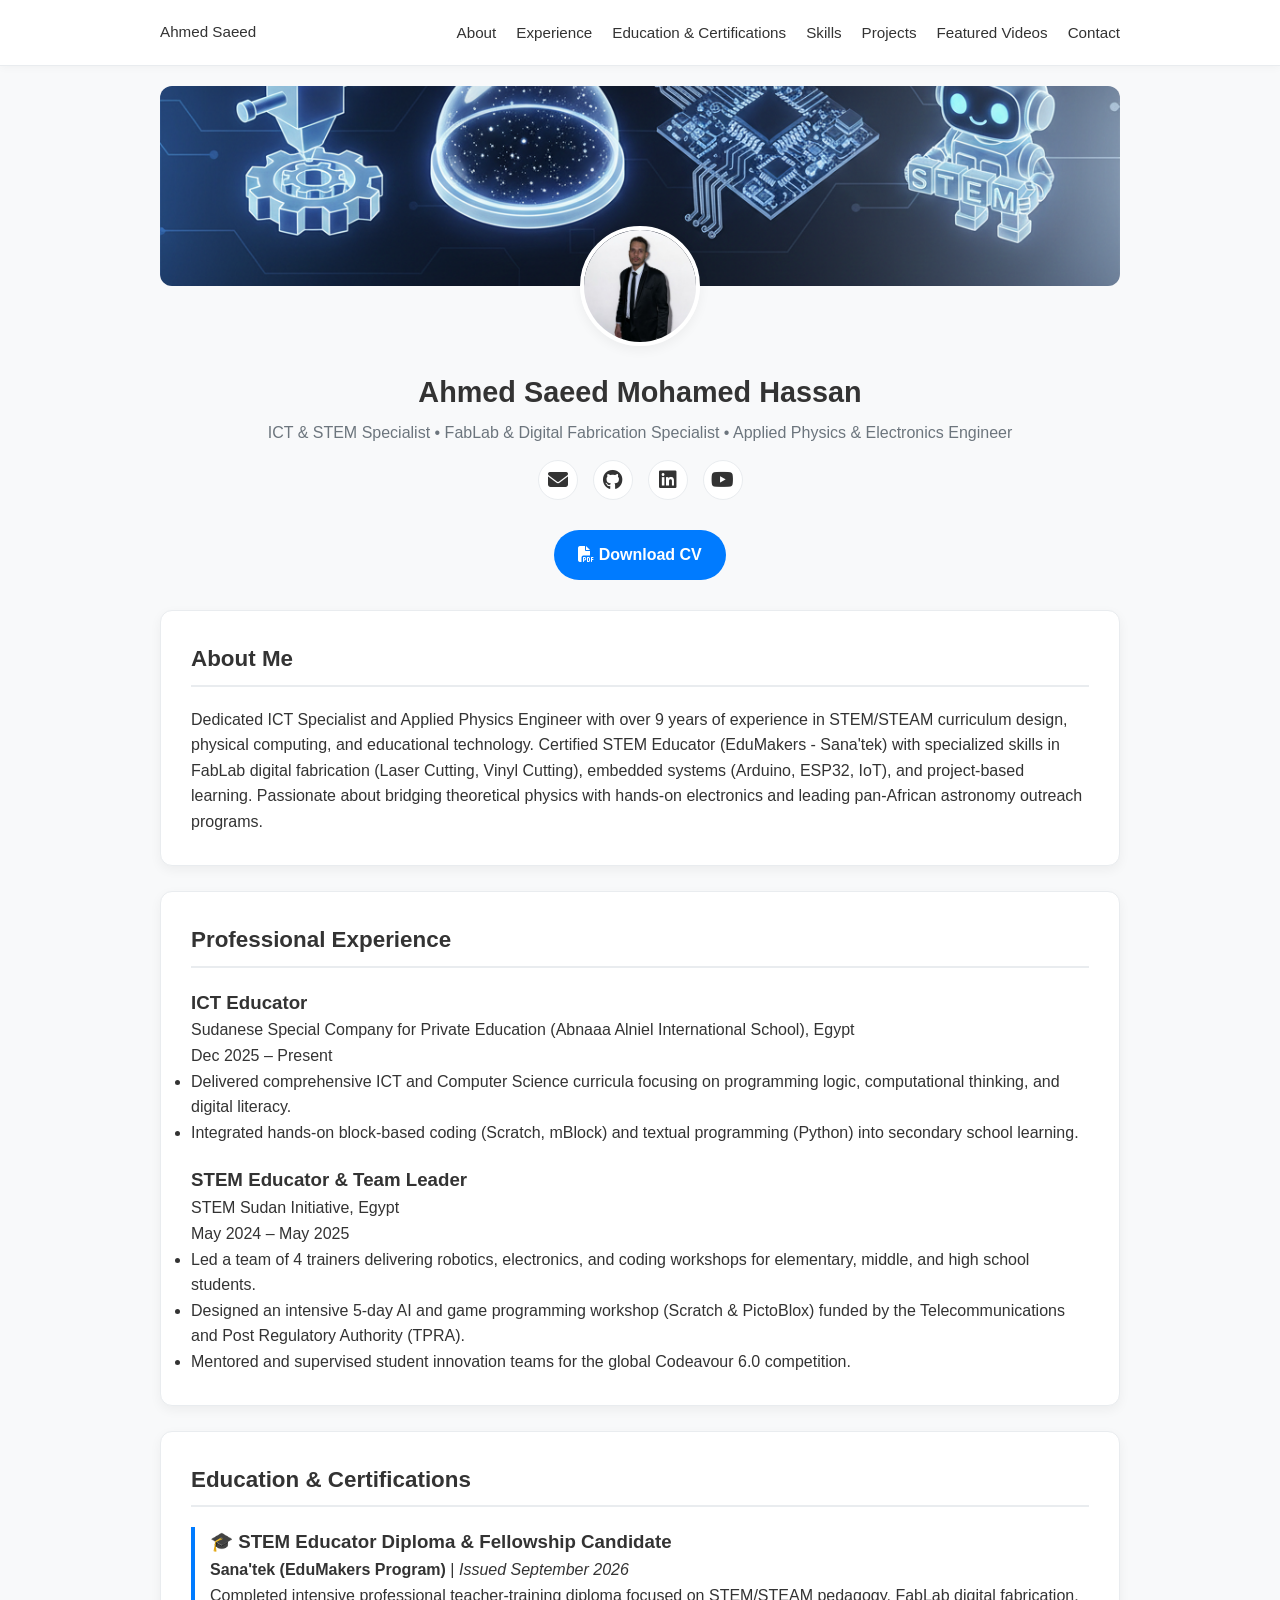
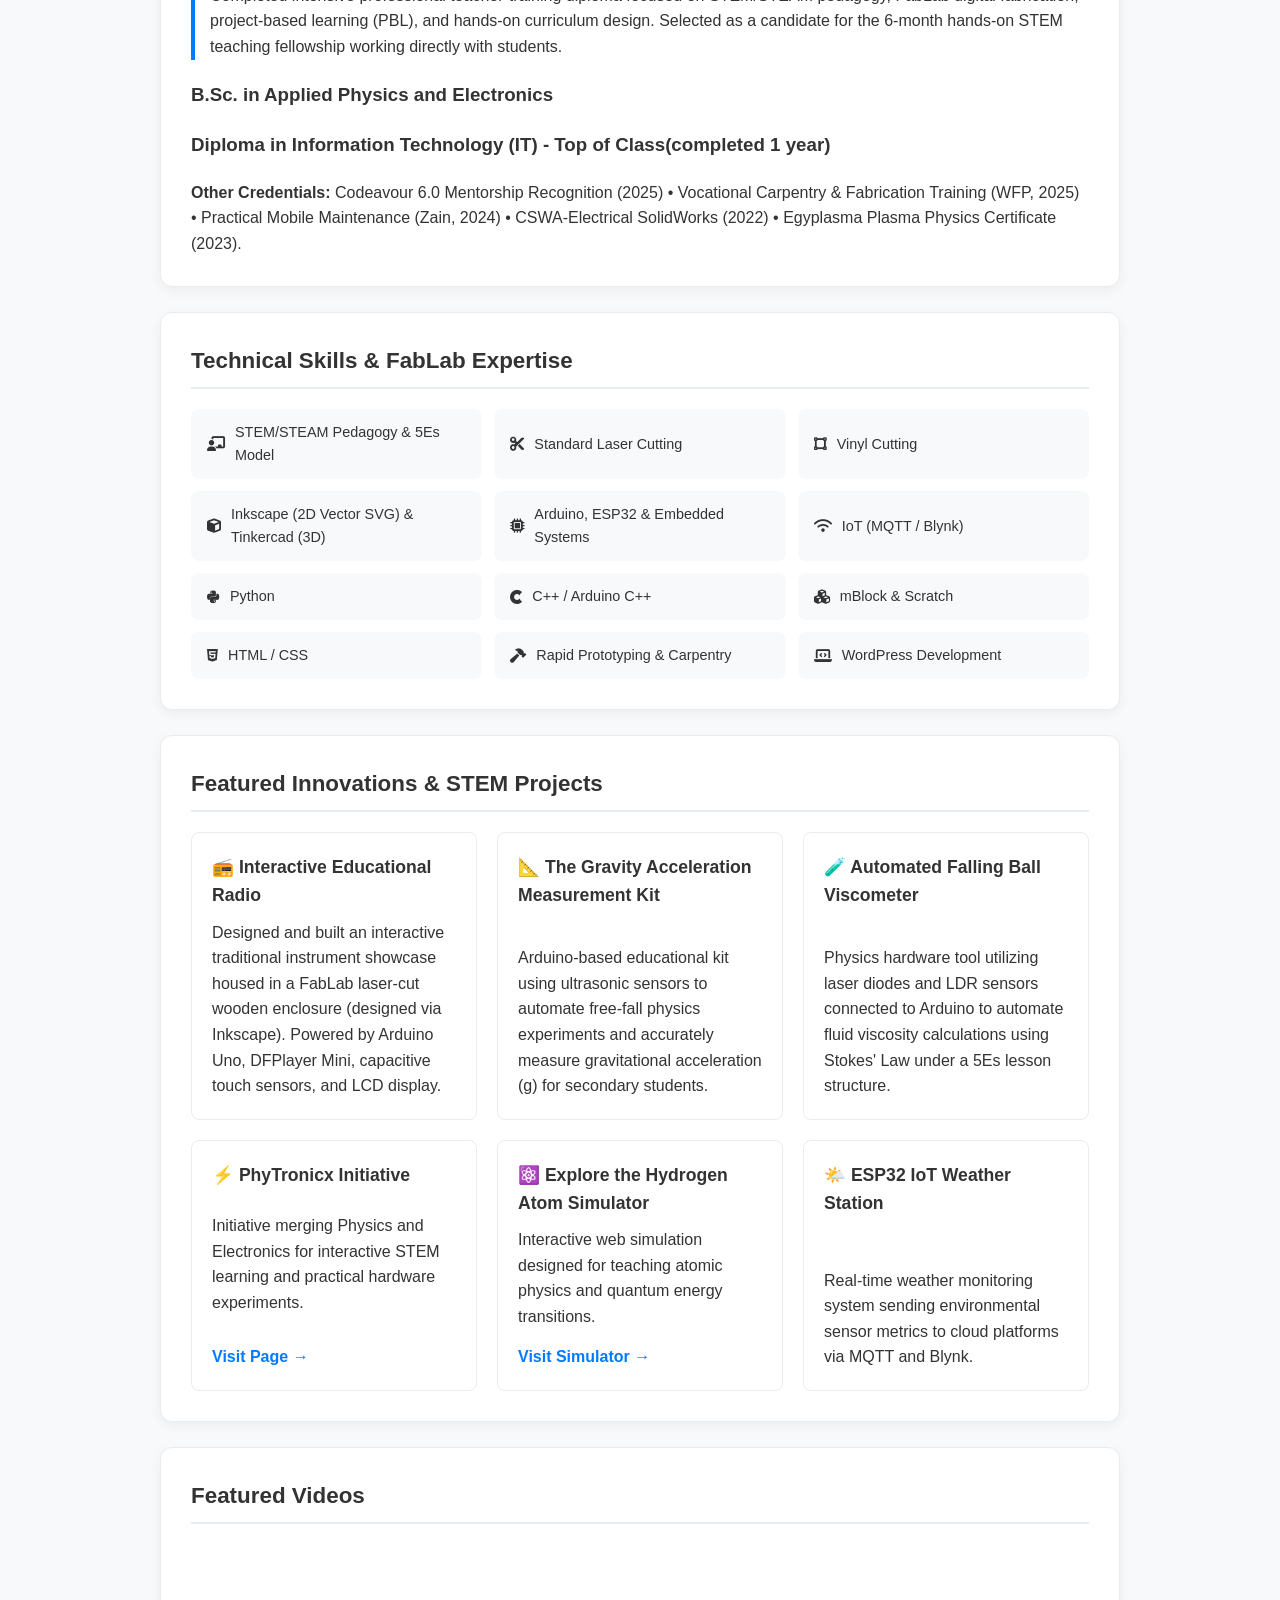
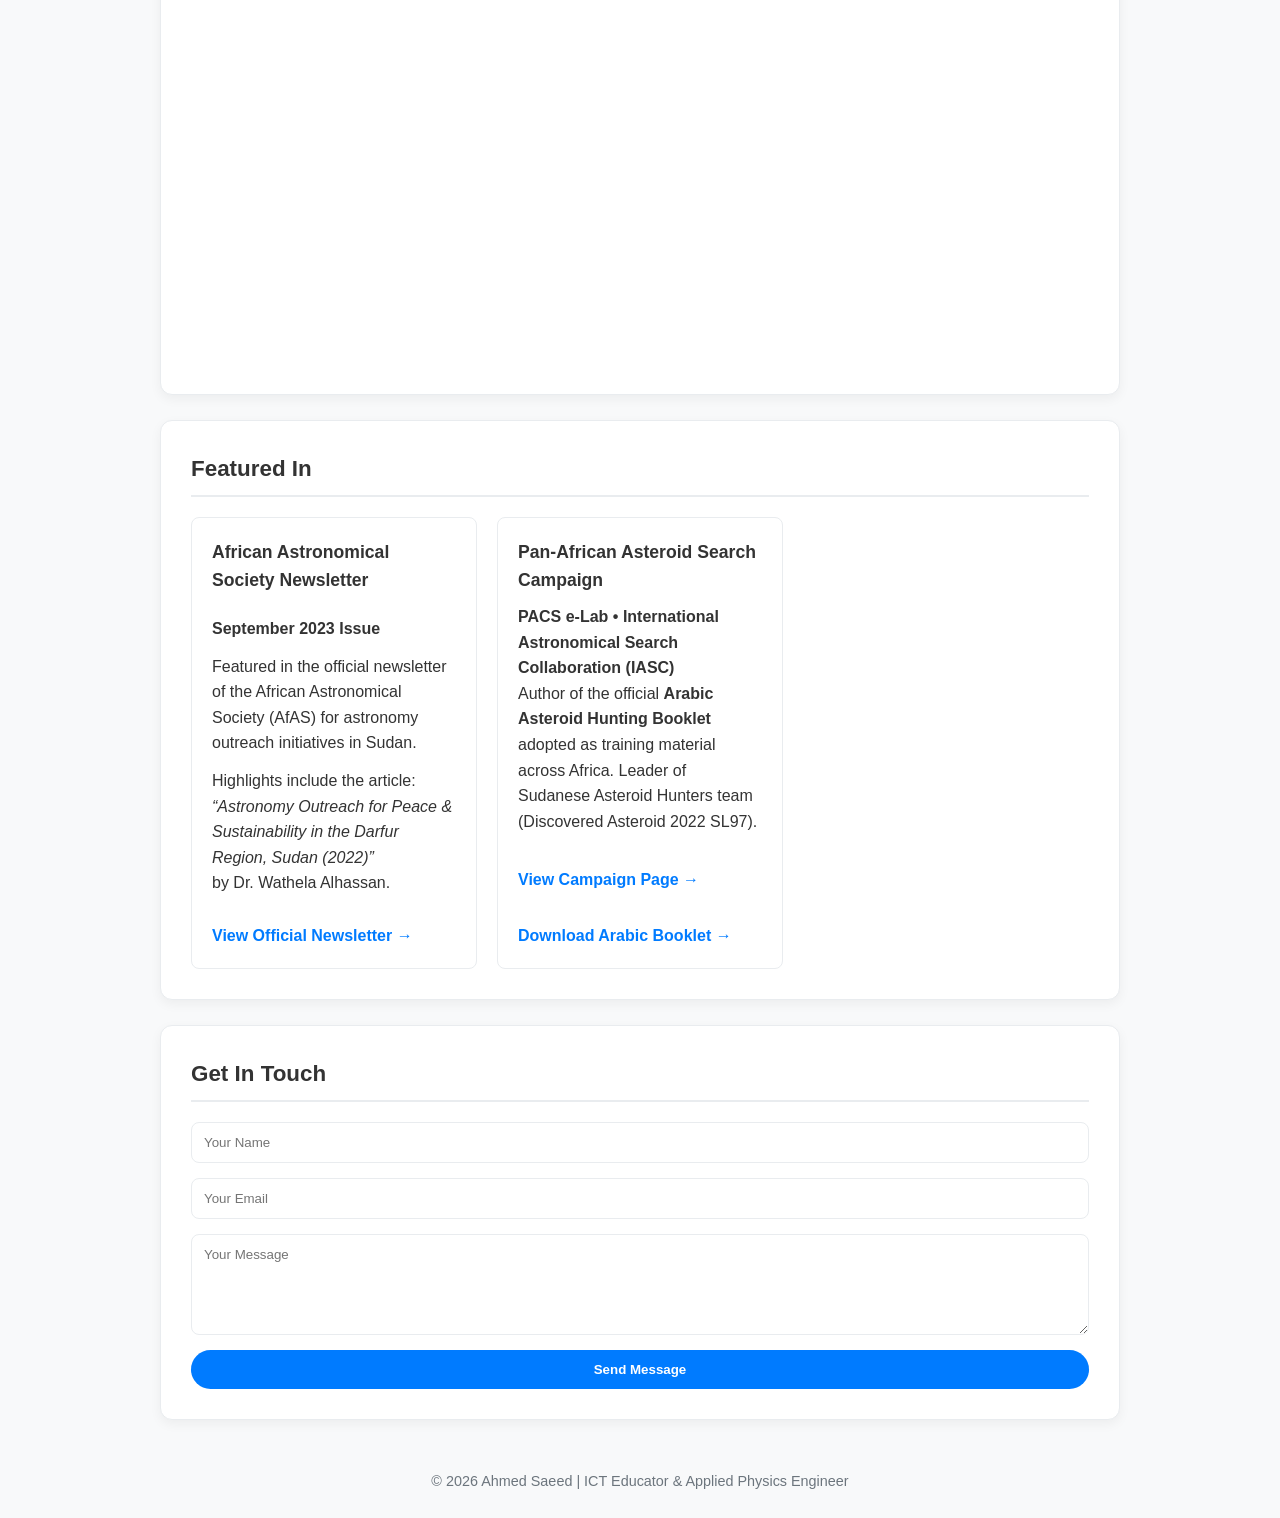
<file: index.html>
<!DOCTYPE html>
<html lang="en">
<head>
  <meta charset="UTF-8">
  <meta name="viewport" content="width=device-width, initial-scale=1.0">
  <title>Ahmed Saeed | ICT & STEM Specialist</title>
  <link rel="stylesheet" href="https://cdnjs.cloudflare.com/ajax/libs/font-awesome/6.5.1/css/all.min.css">
  <link rel="stylesheet" href="style.css">

  <!-- Google tag (gtag.js) -->
  <script async src="https://www.googletagmanager.com/gtag/js?id=G-PC1RG837T7"></script>
  <script>
    window.dataLayer = window.dataLayer || [];
    function gtag(){dataLayer.push(arguments);}
    gtag('js', new Date());

    gtag('config', 'G-PC1RG837T7');
  </script>
</head>

<body>

  <!-- Navbar -->
  <nav class="navbar">
    <div class="container">
      <a href="#" class="logo">Ahmed Saeed</a>
      <ul>
        <li><a href="#about">About</a></li>
        <li><a href="#experience">Experience</a></li>
        <li><a href="#education">Education & Certifications</a></li>
        <li><a href="#skills">Skills</a></li>
        <li><a href="#projects">Projects</a></li>
        <li><a href="#videos">Featured Videos</a></li>
        <li><a href="#contact">Contact</a></li>
      </ul>
    </div>
  </nav>

  <main class="container">

    <!-- Hero Section -->
    <section class="hero">
      <div class="hero-banner">
        <img src="hero-banner.png" alt="Studio & Lab">
      </div>

      <div class="avatar-wrapper">
        <img src="Personal_Image.jpg" alt="Ahmed Saeed" class="avatar">
      </div>

      <h1>Ahmed Saeed Mohamed Hassan</h1>
      <p class="title">ICT & STEM Specialist • FabLab & Digital Fabrication Specialist • Applied Physics & Electronics Engineer</p>
      
      <div class="links">
        <a href="mailto:3ahmedsaeed3@gmail.com" title="Email"><i class="fa-solid fa-envelope"></i></a>
        <a href="https://github.com/ahmedsaeedmohammedhasan" target="_blank" title="GitHub"><i class="fa-brands fa-github"></i></a>
        <a href="https://www.linkedin.com/in/ahmed-saeed-133773b6/" target="_blank" title="LinkedIn"><i class="fa-brands fa-linkedin"></i></a>
        <a href="https://www.youtube.com/@ahmed.saeed3310" target="_blank" title="YouTube"><i class="fa-brands fa-youtube"></i></a>
      </div>
    </section>

    <!-- CV Button -->
    <div class="cv_container">
      <a href="Ahmed_Saeed_ATS_Resume_April_2026 (2).pdf" download class="download-btn">
        <i class="fa-solid fa-file-pdf"></i> Download CV
      </a>
    </div>

    <!-- About Me -->
    <section id="about" class="card">
      <h2>About Me</h2>
      <p>Dedicated ICT Specialist and Applied Physics Engineer with over 9 years of experience in STEM/STEAM curriculum design, physical computing, and educational technology. Certified STEM Educator (EduMakers - Sana'tek) with specialized skills in FabLab digital fabrication (Laser Cutting, Vinyl Cutting), embedded systems (Arduino, ESP32, IoT), and project-based learning. Passionate about bridging theoretical physics with hands-on electronics and leading pan-African astronomy outreach programs.</p>
    </section>

    <!-- Professional Experience -->
    <section id="experience" class="card">
      <h2>Professional Experience</h2>
      <div class="experience-item">
        <h3>ICT Educator</h3>
        <p class="company">Sudanese Special Company for Private Education (Abnaaa Alniel International School), Egypt</p>
        <p class="date">Dec 2025 – Present</p>
        <ul>
          <li>Delivered comprehensive ICT and Computer Science curricula focusing on programming logic, computational thinking, and digital literacy.</li>
          <li>Integrated hands-on block-based coding (Scratch, mBlock) and textual programming (Python) into secondary school learning.</li>
        </ul>
      </div>

      <div class="experience-item" style="margin-top: 20px;">
        <h3>STEM Educator & Team Leader</h3>
        <p class="company">STEM Sudan Initiative, Egypt</p>
        <p class="date">May 2024 – May 2025</p>
        <ul>
          <li>Led a team of 4 trainers delivering robotics, electronics, and coding workshops for elementary, middle, and high school students.</li>
          <li>Designed an intensive 5-day AI and game programming workshop (Scratch & PictoBlox) funded by the Telecommunications and Post Regulatory Authority (TPRA).</li>
          <li>Mentored and supervised student innovation teams for the global Codeavour 6.0 competition.</li>
        </ul>
      </div>
    </section>

    <!-- Education & Certifications -->
    <section id="education" class="card">
      <h2>Education & Certifications</h2>
      <div class="education-grid" style="display: flex; flex-direction: column; gap: 20px;">
        
        <!-- STEM Diploma EduMakers -->
        <div class="cert-item" style="border-left: 4px solid #007bff; padding-left: 15px;">
          <h3>🎓 STEM Educator Diploma & Fellowship Candidate</h3>
          <p><strong>Sana'tek (EduMakers Program)</strong> | <em>Issued September 2026</em></p>
          <p>Completed intensive professional teacher-training diploma focused on STEM/STEAM pedagogy, FabLab digital fabrication, project-based learning (PBL), and hands-on curriculum design. Selected as a candidate for the 6-month hands-on STEM teaching fellowship working directly with students.</p>
        </div>

        <div class="edu-item">
          <h3>B.Sc. in Applied Physics and Electronics </h3>
          
        </div>

        <div class="edu-item">
          <h3>Diploma in Information Technology (IT) - Top of Class(completed 1 year)</h3>
          
        </div>

        <div class="cert-item">
          <p><strong>Other Credentials:</strong> Codeavour 6.0 Mentorship Recognition (2025) • Vocational Carpentry & Fabrication Training (WFP, 2025) • Practical Mobile Maintenance (Zain, 2024) • CSWA-Electrical SolidWorks (2022) • Egyplasma Plasma Physics Certificate (2023).</p>
        </div>

      </div>
    </section>

    <!-- Technical Skills -->
    <section id="skills" class="card">
      <h2>Technical Skills & FabLab Expertise</h2>
      <div class="skills-grid">
        <div class="skill"><i class="fa-solid fa-chalkboard-user"></i> STEM/STEAM Pedagogy & 5Es Model</div>
        <div class="skill"><i class="fa-solid fa-scissors"></i> Standard Laser Cutting</div>
        <div class="skill"><i class="fa-solid fa-vector-square"></i> Vinyl Cutting</div>
        <div class="skill"><i class="fa-solid fa-cube"></i> Inkscape (2D Vector SVG) & Tinkercad (3D)</div>
        <div class="skill"><i class="fa-solid fa-microchip"></i> Arduino, ESP32 & Embedded Systems</div>
        <div class="skill"><i class="fa-solid fa-wifi"></i> IoT (MQTT / Blynk)</div>
        <div class="skill"><i class="fa-brands fa-python"></i> Python</div>
        <div class="skill"><i class="fa-brands fa-cuttlefish"></i> C++ / Arduino C++</div>
        <div class="skill"><i class="fa-solid fa-cubes"></i> mBlock & Scratch</div>
        <div class="skill"><i class="fa-brands fa-html5"></i> HTML / CSS</div>
        <div class="skill"><i class="fa-solid fa-hammer"></i> Rapid Prototyping & Carpentry</div>
        <div class="skill"><i class="fa-solid fa-laptop-code"></i> WordPress Development</div>
      </div>
    </section>

    <!-- Featured Projects -->
    <section id="projects" class="card">
      <h2>Featured Innovations & STEM Projects</h2>
      <div class="projects-grid">

        <!-- Interactive Radio -->
        <div class="project-card">
          <h3>📻 Interactive Educational Radio</h3>
          <p>Designed and built an interactive traditional instrument showcase housed in a FabLab laser-cut wooden enclosure (designed via Inkscape). Powered by Arduino Uno, DFPlayer Mini, capacitive touch sensors, and LCD display.</p>
        </div>

        <!-- Gravity Kit -->
        <div class="project-card">
          <h3>📐 The Gravity Acceleration Measurement Kit</h3>
          <p>Arduino-based educational kit using ultrasonic sensors to automate free-fall physics experiments and accurately measure gravitational acceleration (g) for secondary students.</p>
        </div>

        <!-- Viscometer Kit -->
        <div class="project-card">
          <h3>🧪 Automated Falling Ball Viscometer</h3>
          <p>Physics hardware tool utilizing laser diodes and LDR sensors connected to Arduino to automate fluid viscosity calculations using Stokes' Law under a 5Es lesson structure.</p>
        </div>

        <!-- PhyTronicx -->
        <div class="project-card">
          <h3>⚡ PhyTronicx Initiative</h3>
          <p>Initiative merging Physics and Electronics for interactive STEM learning and practical hardware experiments.</p>
          <a href="https://www.facebook.com/phytronicx/" target="_blank" class="project-link">Visit Page →</a>
        </div>

        <!-- Hydrogen Simulator -->
        <div class="project-card">
          <h3>⚛️ Explore the Hydrogen Atom Simulator</h3>
          <p>Interactive web simulation designed for teaching atomic physics and quantum energy transitions.</p>
          <a href="hydrogen-simulation.html" target="_blank" class="project-link">Visit Simulator →</a>
        </div>

        <!-- IoT Weather Station -->
        <div class="project-card">
          <h3>🌤️ ESP32 IoT Weather Station</h3>
          <p>Real-time weather monitoring system sending environmental sensor metrics to cloud platforms via MQTT and Blynk.</p>
        </div>

      </div>
    </section>

    <!-- Featured Videos -->
    <section id="videos" class="card">
      <h2>Featured Videos</h2>
      <div class="videos-grid">
        <iframe src="https://www.youtube.com/embed/_iWlAZLUbdM?si=-Vjk-KwJ4nX4zH1U" title="LiFi Experiment" allowfullscreen></iframe>
        <iframe src="https://www.youtube.com/embed/bzITjO2sZpw?si=8_UsGos0zS3VZKq0" title="School Lab Optimization" allowfullscreen></iframe>
        <iframe src="https://www.youtube.com/embed/A61dWFtvaNE?si=qZqMp2FY14r-JVt9" title="ICT Course" allowfullscreen></iframe>
        <iframe src="https://www.youtube.com/embed/4CJFnahvGFs?si=-EGFkXsbiI03WIcP" title="Interviews with ICT Course Students" allowfullscreen></iframe>
      </div>
    </section>
    
    <!-- Featured In -->
    <section id="featured" class="card">
      <h2>Featured In</h2>
      <div class="projects-grid">

        <!-- AfAS Newsletter -->
        <div class="project-card">
          <h3>African Astronomical Society Newsletter</h3>
          <p><strong>September 2023 Issue</strong></p>
          <p>Featured in the official newsletter of the African Astronomical Society (AfAS) for astronomy outreach initiatives in Sudan.</p>
          <p>Highlights include the article:<br>
             <em>“Astronomy Outreach for Peace & Sustainability in the Darfur Region, Sudan (2022)”</em><br>
             by Dr. Wathela Alhassan.</p>
          <a href="https://www.africanastronomicalsociety.org/newsletter-september-2023/" 
             target="_blank" 
             class="project-link">View Official Newsletter →</a>
        </div>

        <!-- Pan-African Asteroid Campaign -->
        <div class="project-card">
          <h3>Pan-African Asteroid Search Campaign</h3>
          <p><strong>PACS e-Lab • International Astronomical Search Collaboration (IASC)</strong></p>
          <p>Author of the official <strong>Arabic Asteroid Hunting Booklet</strong> adopted as training material across Africa. Leader of Sudanese Asteroid Hunters team (Discovered Asteroid 2022 SL97).</p>
          
          <div style="margin-top: 18px; display:flex; gap:15px; flex-wrap:wrap;">
            <a href="https://pacselab.space/iasc/" target="_blank" class="project-link">View Campaign Page →</a>
            <a href="https://ahmedsaeedmh.wordpress.com/2022/03/25/asteroids-hunting-booklet/" target="_blank" class="project-link">Download Arabic Booklet →</a>
          </div>
        </div>
        
      </div>
    </section>

    <!-- Contact -->
    <section id="contact" class="card">
      <h2>Get In Touch</h2>
      <form>
        <input type="text" placeholder="Your Name" required>
        <input type="email" placeholder="Your Email" required>
        <textarea placeholder="Your Message" rows="5" required></textarea>
        <button type="submit" class="download-btn">Send Message</button>
      </form>
    </section>

  </main>

  <footer>
    <p>© 2026 Ahmed Saeed | ICT Educator & Applied Physics Engineer</p>
  </footer>

</body>
</html>
</file>
<file: style.css>
/* ==========================================================================
   Base & Global Styles
   ========================================================================== */
:root {
  --primary-color: #007bff;
  --primary-hover: #0056b3;
  --bg-color: #f8f9fa;
  --card-bg: #ffffff;
  --text-color: #333333;
  --text-muted: #6c757d;
  --border-color: #e9ecef;
  --radius: 12px;
  --shadow: 0 4px 12px rgba(0, 0, 0, 0.05);
}

* {
  box-sizing: border-box;
  margin: 0;
  padding: 0;
}

body {
  font-family: -apple-system, BlinkMacSystemFont, "Segoe UI", Roboto, Helvetica, Arial, sans-serif;
  background-color: var(--bg-color);
  color: var(--text-color);
  line-height: 1.6;
}

a {
  color: var(--primary-color);
  text-decoration: none;
  transition: color 0.2s ease;
}

a:hover {
  color: var(--primary-hover);
}

.container {
  width: 100%;
  max-width: 1000px;
  margin: 0 auto;
  padding: 0 20px;
}

/* ==========================================================================
   Navigation Bar (Responsive)
   ========================================================================== */
.navbar {
  background: var(--card-bg);
  border-bottom: 1px solid var(--border-color);
  position: sticky;
  top: 0;
  z-index: 1000;
  box-shadow: 0 2px 8px rgba(0, 0, 0, 0.03);
}

.navbar .container {
  display: flex;
  justify-content: space-between;
  align-items: center;
  height: 65px;
}

.logo {
  font-weight: 700;
  font-size: 1.25rem;
  color: var(--text-color);
}

.navbar ul {
  display: flex;
  list-style: none;
  gap: 20px;
}

.navbar a {
  color: var(--text-color);
  font-weight: 500;
  font-size: 0.95rem;
}

/* ==========================================================================
   Hero Section
   ========================================================================== */
.hero {
  text-align: center;
  margin-top: 20px;
  margin-bottom: 30px;
}

.hero-banner {
  width: 100%;
  height: 200px;
  border-radius: var(--radius);
  overflow: hidden;
}

.hero-banner img {
  width: 100%;
  height: 100%;
  object-fit: cover;
}

.avatar-wrapper {
  margin-top: -60px;
  margin-bottom: 15px;
}

.avatar {
  width: 120px;
  height: 120px;
  border-radius: 50%;
  border: 4px solid var(--card-bg);
  object-fit: cover;
  box-shadow: var(--shadow);
}

.hero h1 {
  font-size: 1.8rem;
  margin-bottom: 5px;
}

.hero .title {
  color: var(--text-muted);
  font-size: 1rem;
  font-weight: 500;
  margin-bottom: 15px;
}

.hero .links {
  display: flex;
  justify-content: center;
  gap: 15px;
  font-size: 1.25rem;
}

.hero .links a {
  width: 40px;
  height: 40px;
  border-radius: 50%;
  background: var(--card-bg);
  border: 1px solid var(--border-color);
  display: flex;
  align-items: center;
  justify-content: center;
  color: var(--text-color);
}

.hero .links a:hover {
  background: var(--primary-color);
  color: #fff;
  border-color: var(--primary-color);
}

/* Download CV Button */
.cv_container {
  text-align: center;
  margin-bottom: 30px;
}

.download-btn {
  display: inline-block;
  background: var(--primary-color);
  color: #fff;
  padding: 12px 24px;
  border-radius: 30px;
  font-weight: 600;
  border: none;
  cursor: pointer;
  transition: background 0.2s ease;
}

.download-btn:hover {
  background: var(--primary-hover);
  color: #fff;
}

/* ==========================================================================
   Cards & Layout Sections
   ========================================================================== */
.card {
  background: var(--card-bg);
  border: 1px solid var(--border-color);
  border-radius: var(--radius);
  padding: 30px;
  margin-bottom: 25px;
  box-shadow: var(--shadow);
}

.card h2 {
  font-size: 1.4rem;
  margin-bottom: 20px;
  padding-bottom: 8px;
  border-bottom: 2px solid var(--border-color);
}

/* Skills Grid */
.skills-grid {
  display: grid;
  grid-template-columns: repeat(auto-fill, minmax(220px, 1fr));
  gap: 12px;
}

.skill {
  background: var(--bg-color);
  padding: 12px 16px;
  border-radius: 8px;
  font-size: 0.9rem;
  font-weight: 500;
  display: flex;
  align-items: center;
  gap: 10px;
}

/* Projects & Featured Grid */
.projects-grid {
  display: grid;
  grid-template-columns: repeat(auto-fill, minmax(280px, 1fr));
  gap: 20px;
}

.project-card {
  border: 1px solid var(--border-color);
  border-radius: 8px;
  padding: 20px;
  display: flex;
  flex-direction: column;
  justify-content: space-between;
}

.project-card h3 {
  font-size: 1.1rem;
  margin-bottom: 10px;
}

.project-link {
  margin-top: 15px;
  font-weight: 600;
  display: inline-block;
}

/* Videos Responsive Grid */
.videos-grid {
  display: grid;
  grid-template-columns: repeat(auto-fill, minmax(280px, 1fr));
  gap: 20px;
}

.videos-grid iframe {
  width: 100%;
  height: 200px;
  border: none;
  border-radius: 8px;
}

/* Contact Form */
#contact form {
  display: flex;
  flex-direction: column;
  gap: 15px;
}

#contact input, #contact textarea {
  width: 100%;
  padding: 12px;
  border: 1px solid var(--border-color);
  border-radius: 8px;
  font-family: inherit;
}

footer {
  text-align: center;
  padding: 25px 0;
  color: var(--text-muted);
  font-size: 0.9rem;
}

/* ==========================================================================
   Smart Phone Media Queries (Mobile & Tablet Responsive)
   ========================================================================== */
@media (max-width: 768px) {
  .navbar .container {
    flex-direction: column;
    height: auto;
    padding: 12px;
    gap: 10px;
  }

  .navbar ul {
    flex-wrap: wrap;
    justify-content: center;
    gap: 10px 15px;
  }

  .navbar a {
    font-size: 0.85rem;
  }

  .hero-banner {
    height: 130px;
  }

  .avatar {
    width: 95px;
    height: 95px;
  }

  .avatar-wrapper {
    margin-top: -45px;
  }

  .hero h1 {
    font-size: 1.4rem;
  }

  .hero .title {
    font-size: 0.88rem;
  }

  .card {
    padding: 20px 15px;
  }

  .skills-grid {
    grid-template-columns: 1fr;
  }

  .projects-grid, .videos-grid {
    grid-template-columns: 1fr;
  }

  .videos-grid iframe {
    height: 190px;
  }
}
</file>
